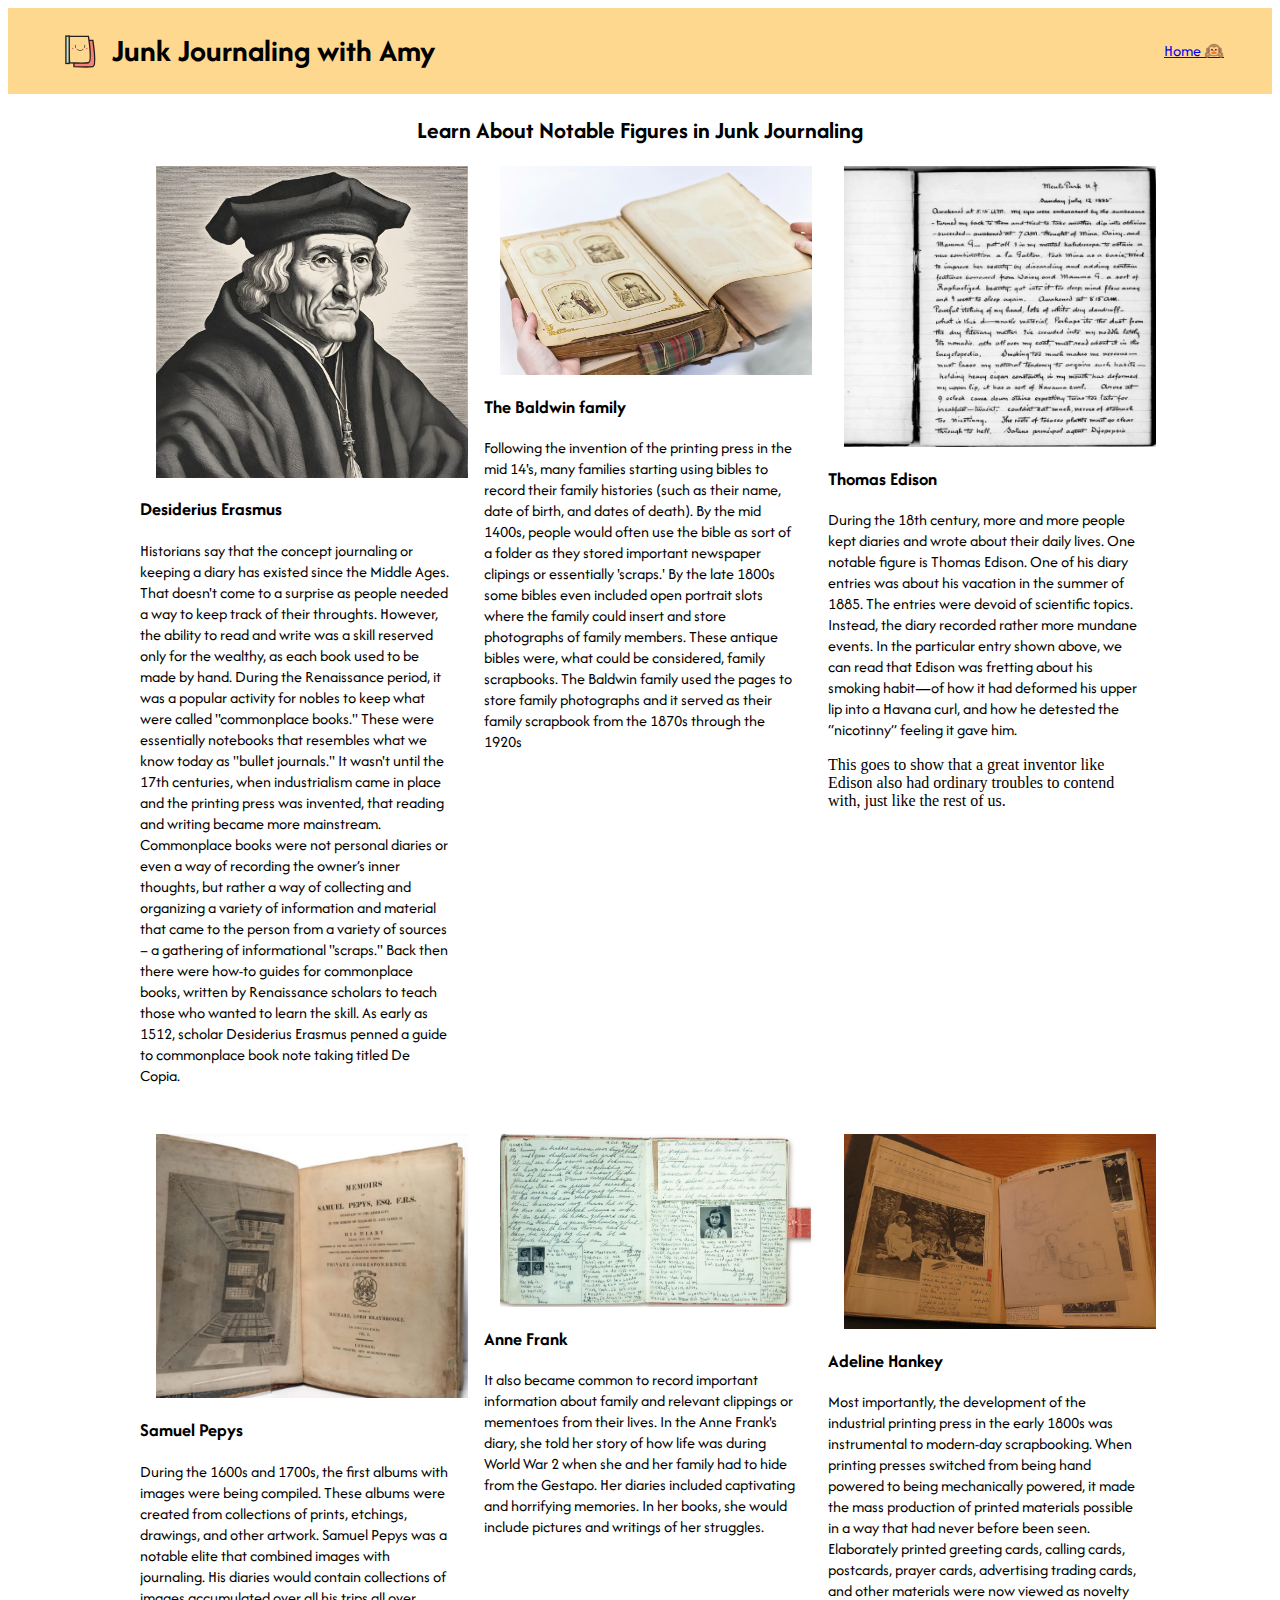
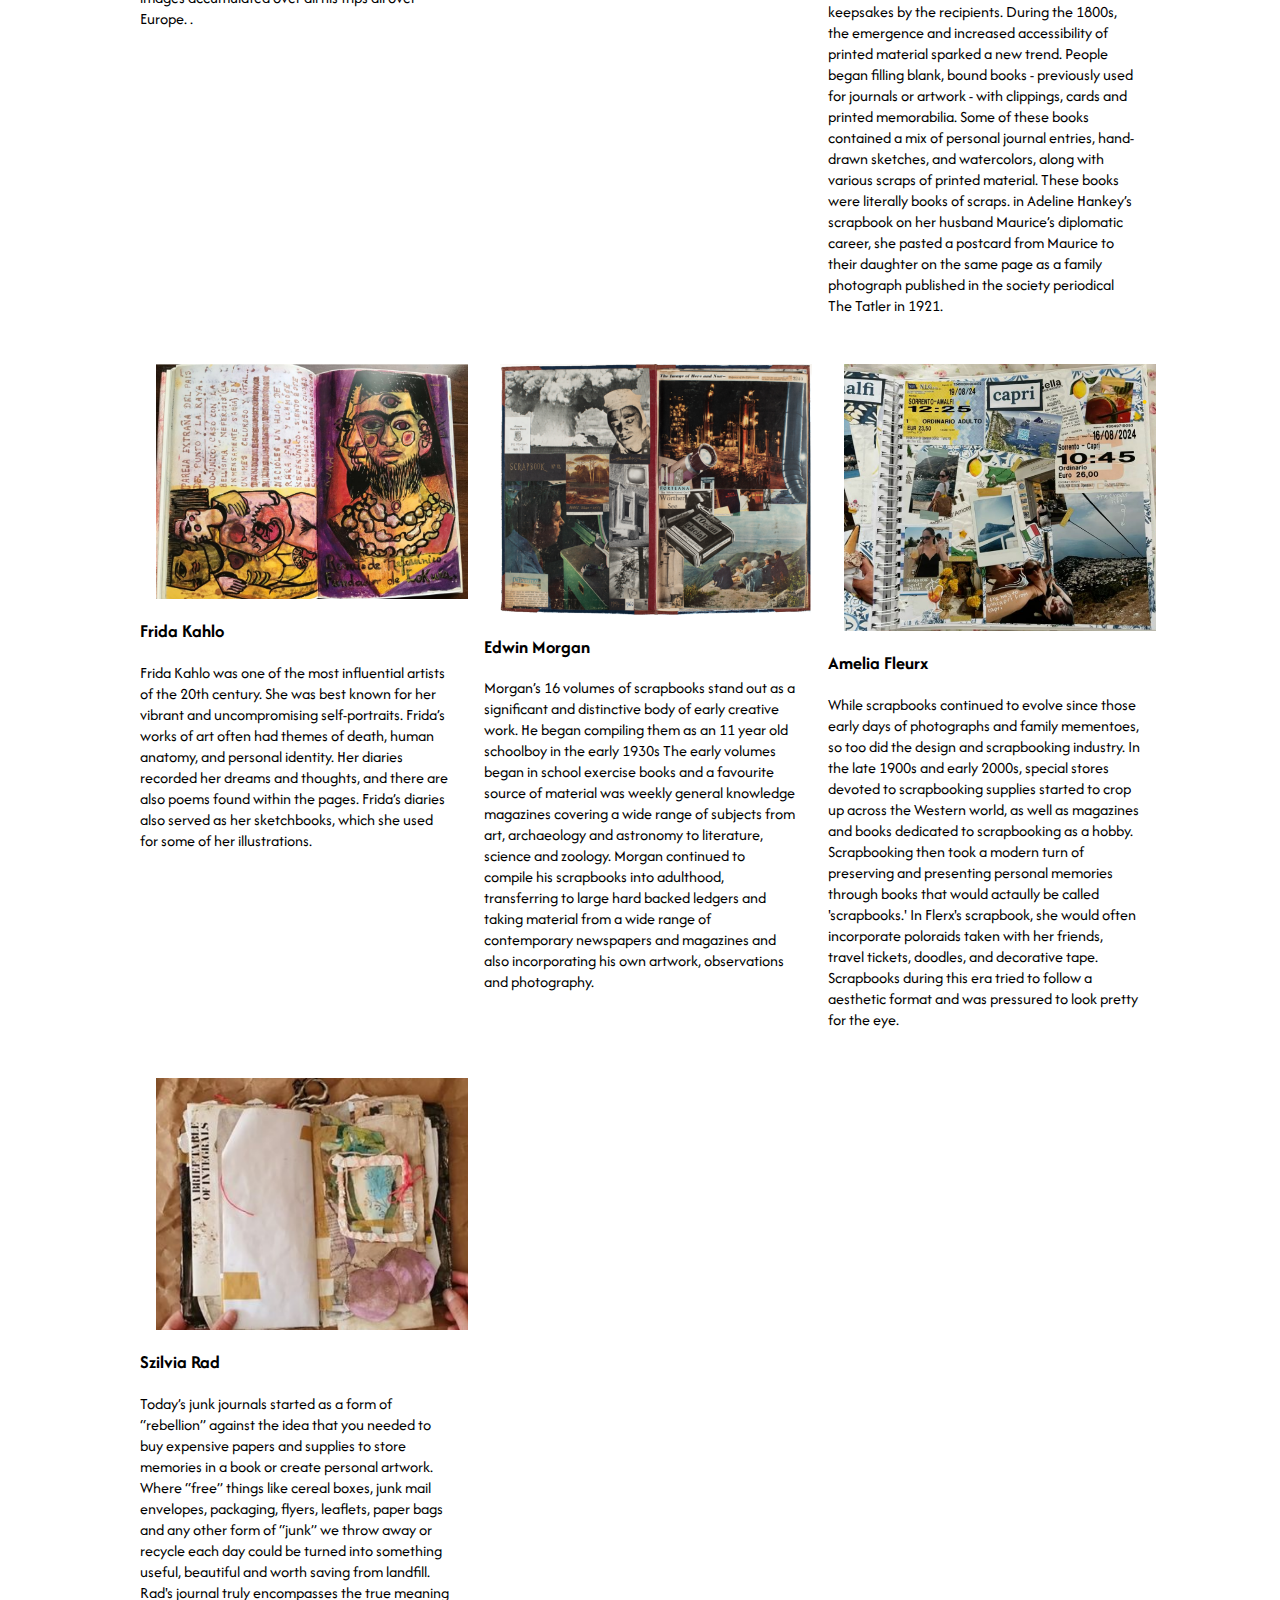
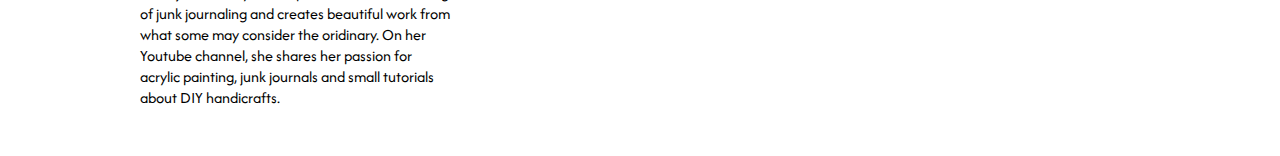
<file: history.html>
<!DOCTYPE html>
<html lang="en">
<head>
    <meta charset="UTF-8">
    <meta name="viewport" content="width=device-width, initial-scale=1.0">
    <title>Document</title>
    <link rel="stylesheet" href="css/style.css">
    <link rel="preconnect" href="https://fonts.googleapis.com">
    <link rel="preconnect" href="https://fonts.gstatic.com" crossorigin>
    <link href="https://fonts.googleapis.com/css2?family=Afacad+Flux:wght@100..1000&display=swap" rel="stylesheet">
</head>

<body>
    
    <div class="nav"> 
        <div class="logo-holder">            
            <img id="logo" src="images/logo.svg">
            <h1 id="logo-type">Junk Journaling with Amy</h1>
        </div>
        <p> <a href="index.html" > Home &#128585</a></p>
    </div>

    
    <div class="port"> 
        <h2> Learn About Notable Figures in Junk Journaling</h2>
    <div class="artistcontainer">        

        <div class = "artistinfo">        
            <img src="images/Desiderius Erasmus1.png" alt="img" class="artist">
            <h3>  Desiderius Erasmus </h3>
            <p> Historians say that the concept journaling or keeping a diary has existed since the Middle Ages. That doesn't come to a surprise as people needed a way to keep track of their throughts. However, the ability to read and write was a skill reserved only for the wealthy, as each book used to be made by hand. During the Renaissance period, it was a popular activity for nobles to keep what were called "commonplace books." These were essentially notebooks that resembles what we know today as "bullet journals." It wasn't until the 17th centuries, when industrialism came in place and the printing press was invented, that reading and writing became more mainstream. 
                Commonplace books were not personal diaries or even a way of recording the owner’s inner thoughts, but rather a way of collecting and organizing a variety of information and material that came to the person from a variety of sources – a gathering of informational "scraps."
                Back then there were how-to guides for commonplace books, written by Renaissance scholars to teach those who wanted to learn the skill. As early as 1512, scholar Desiderius Erasmus penned a guide to commonplace book note taking titled De Copia. 
            </p>
        </div>

        <div class = "artistinfo">        
            <img src="images/baldwin fam.png" alt="img" class="artist">
            <h3>The Baldwin family</h3>
            <p> 
                Following the invention of the printing press in the mid 14's, many families starting using bibles to record their family histories (such as their name, date of birth, and dates of death). By the mid 1400s, people would often use the bible as sort of a folder as they stored important newspaper clipings or essentially 'scraps.'
                By the late 1800s some bibles even included open portrait slots where the family could insert and store photographs of family members. These antique bibles were, what could be considered, family scrapbooks.
                The Baldwin family used the pages to store family photographs and it served as their family scrapbook from the 1870s through the 1920s
            </p>
        </div>

        <div class = "artistinfo">        
            <img src="images/thomas ediso.png" alt="img" class="artist">
            <h3>Thomas Edison </h3>
            <p> During the 18th century, more and more people kept diaries and wrote about their daily lives. One notable figure is Thomas Edison. 
                One of his diary entries was about his vacation in the summer of 1885.
                The entries were devoid of scientific topics. Instead, the diary recorded rather more mundane events.              
                In the particular entry shown above, we can read that Edison was fretting about his smoking habit—of how it had deformed his upper lip into a Havana curl, and how he detested the “nicotinny” feeling it gave him.     </p>
                This goes to show that a great inventor like Edison also had ordinary troubles to contend with, just like the rest of us.
        </div>
        
        <div class = "artistinfo">        
            <img src="images/samual.png" alt="img" class="artist">
            <h3>Samuel Pepys</h3>
            <p> 
                During the 1600s and 1700s, the first albums with images were being compiled. These albums were created from collections of prints, etchings, drawings, and other artwork. 
                Samuel Pepys was a notable elite that combined images with journaling. His diaries would contain collections of images accumulated over all his trips all over Europe.
.             </p>
        </div>

        <div class = "artistinfo">        
            <img src="images/anne frank.png" alt="img" class="artist">
            <h3>Anne Frank </h3>
            <p>It also became common to record important information about family and relevant clippings or mementoes from their lives. In the Anne Frank's diary, she told her story of how life was during World War 2 when she and her family had to hide from the Gestapo. Her diaries included captivating and horrifying memories. In her books, she would include pictures and writings of her struggles.  </p>
        </div>

        <div class = "artistinfo">        
            <img src="images/books of scrap.png" alt="img" class="artist">
            <h3>Adeline Hankey </h3>
            <p>  
                Most importantly, the development of the industrial printing press in the early 1800s was instrumental to modern-day scrapbooking. When printing presses switched from being hand powered to being mechanically powered, it made the mass production of printed materials possible in a way that had never before been seen. Elaborately printed greeting cards, calling cards, postcards, prayer cards, advertising trading cards, and other materials were now viewed as novelty keepsakes by the recipients. 
                During the 1800s, the emergence and increased accessibility of printed material sparked a new trend. People began filling blank, bound books - previously used for journals or artwork - with clippings, cards and printed memorabilia. Some of these books contained a mix of personal journal entries, hand-drawn sketches, and watercolors, along with various scraps of printed material. These books were literally books of scraps.
                in Adeline Hankey’s scrapbook on her husband Maurice’s diplomatic career, she pasted a postcard from Maurice to their daughter on the same page as a family photograph published in the society periodical The Tatler in 1921.
            </p>
        </div>



        <div class = "artistinfo">        
            <img src="images/frida2.png" alt="img" class="artist">
            <h3>Frida Kahlo </h3>
            <p> Frida Kahlo was one of the most influential artists of the 20th century. She was best known for her vibrant and uncompromising self-portraits. Frida’s works of art often had themes of death, human anatomy, and personal identity. Her diaries recorded her dreams and thoughts, and there are also poems found within the pages.
                Frida’s diaries also served as her sketchbooks, which she used for some of her illustrations.
            </p>
        </div>

        <div class = "artistinfo">
           
            <img src="images/morgan.png" alt="img" class="artist">
            <h3>Edwin Morgan </h3>
            <p>
                Morgan’s 16 volumes of scrapbooks stand out as a significant and distinctive body of early creative work. He began compiling them as an 11 year old schoolboy in the early 1930s The early volumes began in school exercise books and a favourite source of material was weekly general knowledge magazines covering a wide range of subjects from art, archaeology and astronomy to literature, science and zoology. Morgan continued to compile his scrapbooks into adulthood, transferring to large hard backed ledgers and taking material from a wide range of contemporary newspapers and magazines and also incorporating his own artwork, observations and photography. 
            </p>
        </div>
        
        <div class = "artistinfo">
           
            <img src="images/scrapbook.png" alt="img" class="artist">
            <h3>Amelia Fleurx </h3>
            <p> While scrapbooks continued to evolve since those early days of photographs and family mementoes, so too did the design and scrapbooking industry.
                In the late 1900s and early 2000s, special stores devoted to scrapbooking supplies started to crop up across the Western world, as well as magazines and books dedicated to scrapbooking as a hobby.
                Scrapbooking then took a modern turn of preserving and presenting personal memories through books that would actaully be called 'scrapbooks.' In Flerx's scrapbook, she would often incorporate
                poloraids taken with her friends, travel tickets, doodles, and decorative tape. Scrapbooks during this era tried to follow a aesthetic format and was pressured to look pretty for the eye.
            </p>
        </div>

        <div class = "artistinfo">
           
            <img src="images/junkjou.png" alt="img" class="artist">
            <h3>Szilvia Rad </h3>
            <p>
                Today’s junk journals started as a form of “rebellion” against the idea that you needed to buy expensive papers and supplies to store memories in a book or create personal artwork.
                Where “free” things like cereal boxes, junk mail envelopes, packaging, flyers, leaflets, paper bags and any other form of “junk” we throw away or recycle each day could be turned into something useful, beautiful and worth saving from landfill.
                Rad's journal truly encompasses the true meaning of junk journaling and creates beautiful work from what some may consider the oridinary. On her Youtube channel, she shares her passion for acrylic painting, junk journals and small tutorials about DIY handicrafts. 
            </p>
        </div>

    </div>
    </div>
    
            
        
        
    
</body>
</html>
</file>
<file: css/style.css>
h3{
  font-family: "Afacad Flux";
}

p{
  font-family: "Afacad Flux";
}

h2{
  font-family: "Afacad Flux";
}

h1{
  font-family: "Afacad Flux";
}

.nav{
    padding-left: 3em;
    padding-right: 3em;
    background-color: #fed88f;
    display:flex;
    align-items: center;
    justify-content: space-between;
}

#logo {
  height: 3em;
  width: auto;
  float: left;
  margin-right: .5em;
}

.logo-holder {
  display: flex;
  align-items: center;
  text-decoration: none;
  color: var(--body-color);
  font-weight: bold;
}

.container {
    align-items: center;
    padding-left: 100px;
    padding-right: 100px;
    h1 {
        text-align: center;
    }
}

#slider {
  width: 100%;
  }

#slider div {
  aspect-ratio: 4 / 3;
  img {
    width: 100%;
    height: auto;
  }
}

.slick-prev:before,
.slick-next:before {
    color:black !important; 
}


.imgcontainter {
    display: block;
    margin-left: auto;
    margin-right: auto;
    width: 50%;
}
   
.imgholder1 {
    background-color: brown;
    display: flex;
    flex-direction: column;
    width: 50%;   
}

.port {
    width: 1000px;
    margin: 0 auto;
    h1 { text-align: center;
    }
    h2 { text-align: center;
    }
}

.port img {
  align-items: center;
  align-content: center;
  margin-left: 5%;
}



.artistcontainer {
    display: grid;
    grid-template-columns: 2fr 2fr 2fr;
    gap: 2em;
    margin-bottom: 2em;
   
}

.artistinfo img {
    display: block;
    width: 100%;
    height: auto;
}

.how-to-container{
  display: grid;
    grid-template-columns: 3fr 3fr;
    gap: 2em;
    margin-bottom: 2em;
}

.how-to-info img {
  display: block;
  width: 80%;
  height: auto;
}

.tutorialcontainer{
    padding-left: 7em;
    padding-right: 7em;
    h1 { text-align: center;
    }
    h2 { text-align: center;
    }
}

.tutorialcontainer img{
  align-content: center;
  padding-left: 5%;
  width: 90%;

}
</file>
